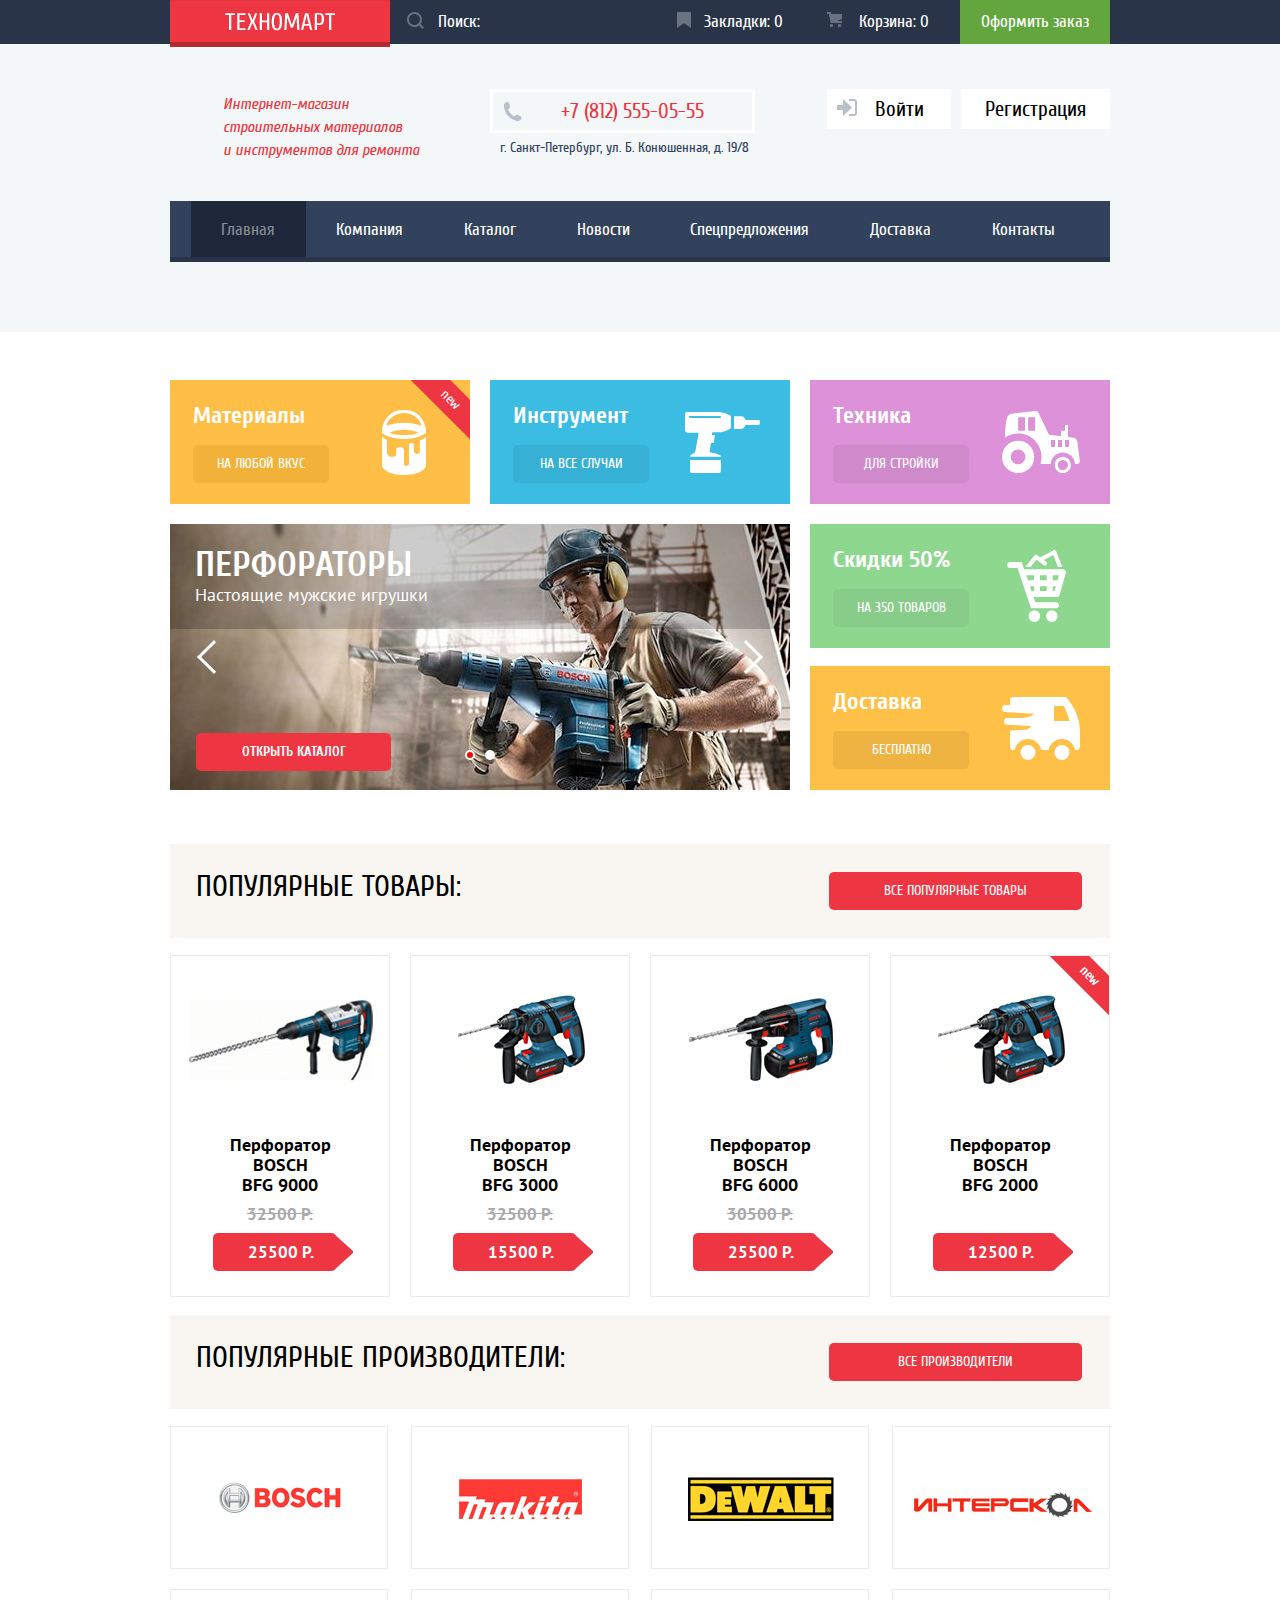
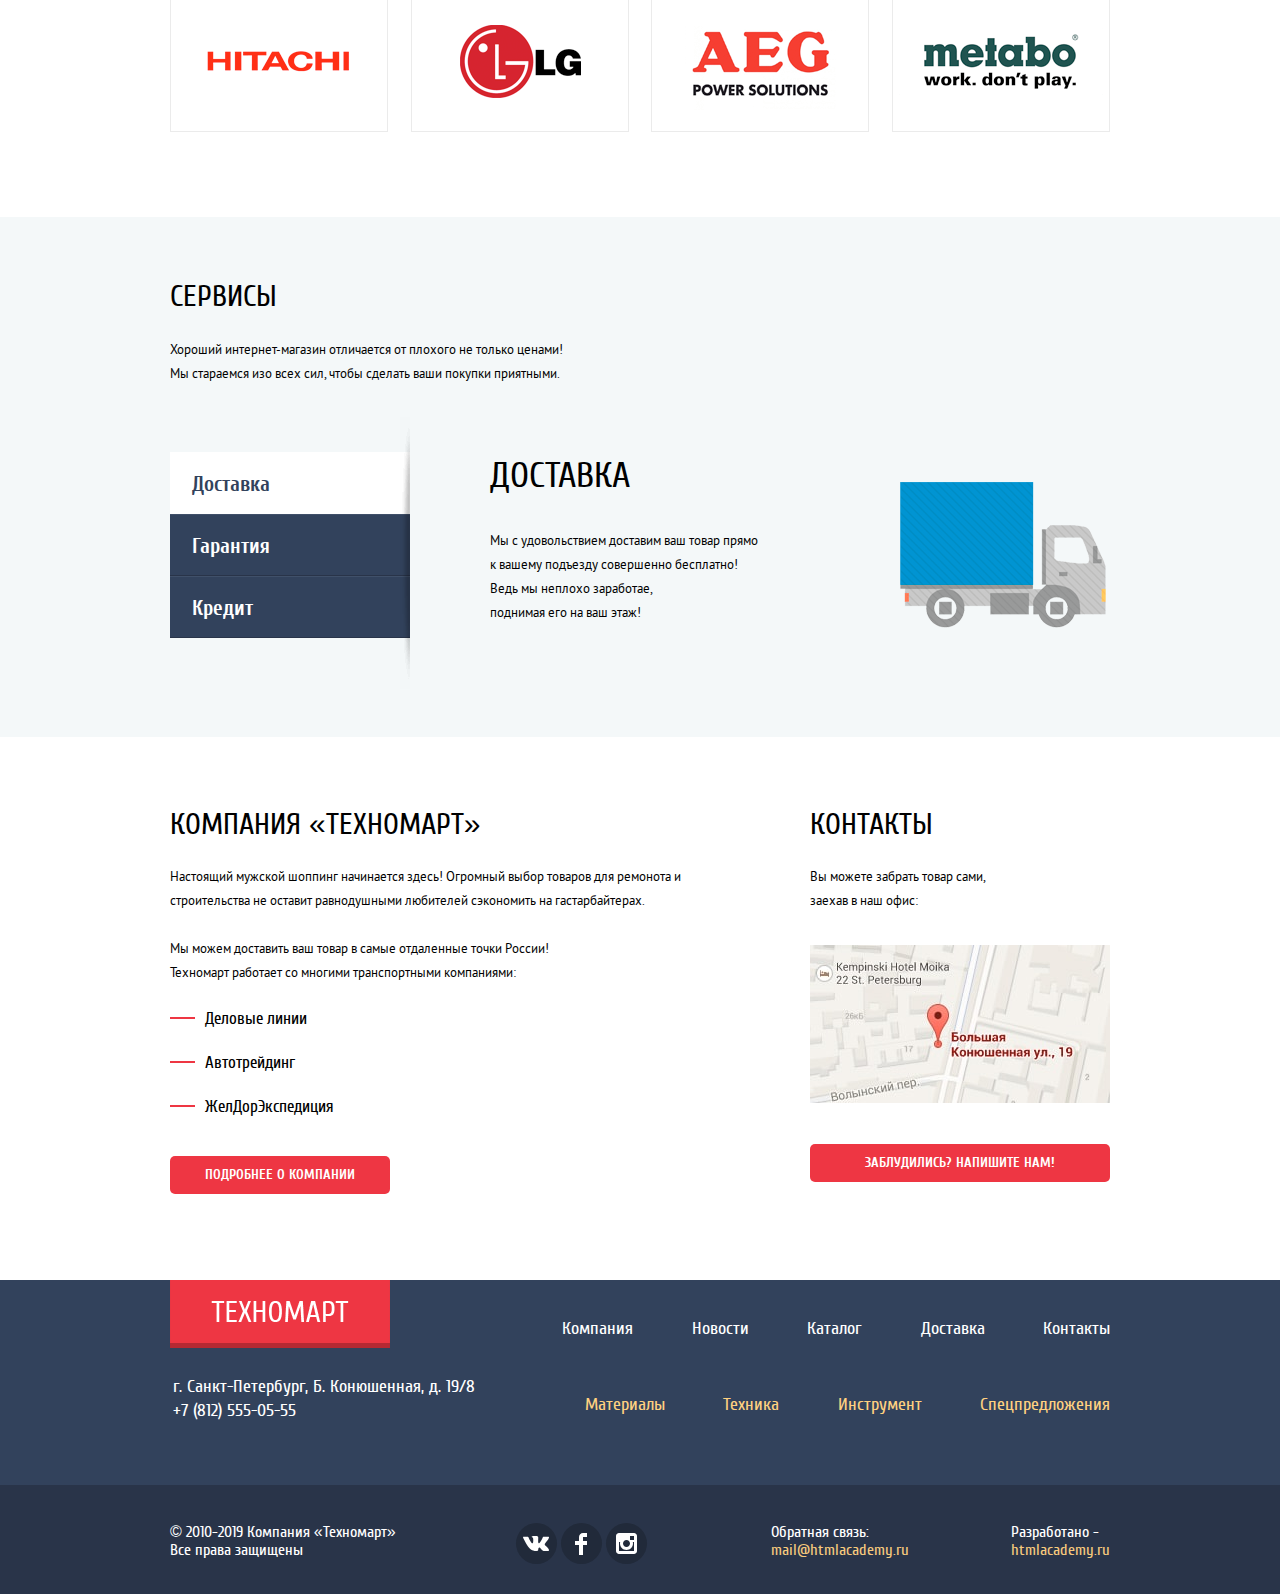
<file: index.html>
<!DOCTYPE html>

<html lang="ru">

<head>
	<meta charset="utf-8">
	<title>Интернет магазин «Техномарт»</title>
	<link href="css/normalize.css" rel="stylesheet">
	<link href="css/style.css" rel="stylesheet">
</head>

<body>
	<header class="main-header">
		<div class="top-container">
			<div class="container">
				<a class="site-logo" href="index.html">
					<img src="img/logo.png" alt="ТЕХНОМАРТ" width="220" height="47">
				</a>
				<form class="search-form" action="#" method="get">
					<label class="input-search__label">
						<input class="input-search" name="search" placeholder="Поиск:" type="search">
						<svg version="1.1" xmlns="http://www.w3.org/2000/svg" xmlns:xlink="http://www.w3.org/1999/xlink"
							x="0px" y="0px" width="17px" height="17px" viewBox="0 0 17 17"
							enable-background="new 0 0 17 17" xml:space="preserve">
							<path class="svg" d="M17,15.586l-3.542-3.542C14.421,10.782,15,9.21,15,7.5C15,3.358,11.643,0,7.5,0C3.358,0,0,3.358,0,7.5
		C0,11.643,3.358,15,7.5,15c1.71,0,3.282-0.579,4.544-1.542L15.586,17L17,15.586z M2,7.5C2,4.467,4.467,2,7.5,2
		C10.532,2,13,4.467,13,7.5c0,3.032-2.468,5.5-5.5,5.5C4.467,13,2,10.532,2,7.5z" />
						</svg>
					</label>
				</form>
				<ul class="site-top__list">
					<li class="site-top__item">
						<a href="#">
							<svg version="1.1" id="Layer_2" xmlns="http://www.w3.org/2000/svg"
							xmlns:xlink="http://www.w3.org/1999/xlink" x="0px" y="0px" width="14px" height="16px"
							viewBox="0 0 14 16" enable-background="new 0 0 14 16" xml:space="preserve">
							<path d="M14,15c0,0.55-0.368,0.741-0.818,0.426l-5.363-3.765c-0.45-0.315-1.187-0.315-1.637,0l-5.364,3.765
	C0.368,15.741,0,15.55,0,15V1c0-0.55,0.45-1,1-1h12c0.55,0,1,0.45,1,1V15z" />
							</svg>
							Закладки: 0
						</a>
					</li>
					<li class="site-top__item">
						<svg version="1.1" id="Layer_1" xmlns="http://www.w3.org/2000/svg"
							xmlns:xlink="http://www.w3.org/1999/xlink" x="0px" y="0px" width="15px" height="15px"
							viewBox="0 0 15 15" enable-background="new 0 0 15 15" xml:space="preserve">
							<g>
								<circle cx="4.5" cy="13.5" r="1.5" />
								<circle cx="12.5" cy="13.5" r="1.5" />
								<polygon
									points="15,2 4.07,2 3.648,0 0,0 0,2 2.031,2 4.016,11 15,11 15,9 9.441,9 15,6.951 	" />
							</g>
						</svg>
						<a href="#">
							<svg version="1.1" id="Layer_1" xmlns="http://www.w3.org/2000/svg"
							xmlns:xlink="http://www.w3.org/1999/xlink" x="0px" y="0px" width="15px" height="15px"
							viewBox="0 0 15 15" enable-background="new 0 0 15 15" xml:space="preserve">
							<g>
								<circle cx="4.5" cy="13.5" r="1.5" />
								<circle cx="12.5" cy="13.5" r="1.5" />
								<polygon
									points="15,2 4.07,2 3.648,0 0,0 0,2 2.031,2 4.016,11 15,11 15,9 9.441,9 15,6.951 	" />
							</g>
							</svg>							
							Корзина: 0
						</a>
					</li>
					<li class="site-top__item site-top__item--green"><a href="#">Оформить заказ</a></li>
				</ul>
			</div>
		</div>

		<h1 class="visually-hidden">
			Техномарт
		</h1>

		<div class="about">
			<div class="container">
				<p class="title">
					Интернет-магазин строительных материалов <br> и инструментов для ремонта
				</p>

				<div class="contact">
					<div class="contact-information">
						<a href="tel:+78125550555">
							<svg version="1.1" id="Layer_1" xmlns="http://www.w3.org/2000/svg"
								xmlns:xlink="http://www.w3.org/1999/xlink" x="0px" y="0px" width="19px" height="19px"
								viewBox="0 0 19 19" enable-background="new 0 0 19 19" xml:space="preserve">
								<g id="UrwUhy_1_">
									<g>
										<path
											d="M15.572,18.985c-0.312,0-0.629,0-0.941,0c-4.129-0.488-7.157-2.408-9.359-4.864
			c-2.21-2.461-3.954-5.629-4.294-9.893c0-0.382,0-0.762,0-1.144C1.056,2.31,1.437,1.78,1.876,1.327
			C2.425,0.766,3.25,0.044,4.002,0.019c0.554-0.018,1.5,0.38,1.879,0.899C6.21,1.364,6.385,2.257,6.537,2.921
			c0.154,0.671,0.505,1.643,0.408,2.289C6.797,6.217,5.458,6.644,5.066,7.376c1.307,3.135,3.443,5.439,6.293,7.031
			c0.715-0.392,1.346-1.572,2.332-1.595c0.359-0.009,0.818,0.178,1.184,0.286c0.402,0.121,0.75,0.275,1.104,0.408
			c0.596,0.224,1.648,0.521,2.004,1.021c0.365,0.513,0.57,1.356,0.49,1.879C18.309,17.447,16.594,18.603,15.572,18.985z" />
									</g>
								</g>
							</svg>
							+7 (812) 555-05-55
						</a>
					</div>

					<p class="contact-adress">
						г. Санкт-Петербург, ул. Б. Конюшенная, д. 19/8
					</p>
				</div>

				<div class="authorization">
					<ul class="authorization-list">
						<li>
							<button class="authorization-login" type="button">
								<svg version="1.1" id="Layer_1" xmlns="http://www.w3.org/2000/svg"
									xmlns:xlink="http://www.w3.org/1999/xlink" x="0px" y="0px" width="20px" height="17px"
									viewBox="0 0 20 17" enable-background="new 0 0 20 17" xml:space="preserve">
									<g>
										<polygon points="14.875,8.5 6,0 6,6 0,6 0,11 6,11 6,17 	" />
									</g>
									<path d="M16.986,15.01h-5.027V17h5.027c2.178,0,3.004-1.81,3.029-3.026V3.028C19.99,1.811,19.164,0,16.986,0h-5.027
		v1.99h5.027c0.839,0,0.992,0.681,1.01,1.057v10.904C17.979,14.327,17.825,15.01,16.986,15.01z" />
								</svg>
								<span>Войти</span>
							</button>
						</li>
						<li>
							<button class="registration" type="button">Регистрация</button>
						</li>
					</ul>
				</div>
			</div>
		</div>

		<nav class="navigation">
			<ul class="navigation_list">
				<li class="navigation_item">
					<a class="active" href="index.html">Главная</a>
				</li>
				<li class="navigation_item">
					<a href="#">Компания</a>
				</li>
				<li class="navigation_item">
					<a href="catalog-techno.html">Каталог</a>
				</li>
				<li class="navigation_item">
					<a href="#">Новости</a>
				</li>
				<li class="navigation_item">
					<a href="#">Спецпредложения</a>
				</li>
				<li class="navigation_item">
					<a href="#">Доставка</a>
				</li>
				<li class="navigation_item">
					<a href="#">Контакты</a>
				</li>
			</ul>
		</nav>

	</header>
	<main>
		<section class="promo">
			<div class="container">
				<h2 class="category visually-hidden">Категории</h2>
				<ul class="category-list">
					<li class="category_material same">
						<h3>Материалы</h3>
						<a href="#">На любой вкус</a>
					</li>
					<li class="category_tools same">
						<h3>Инструмент</h3>
						<a href="#">На все случаи</a>
					</li>
					<li class="category_technics same">
						<h3>Техника</h3>
						<a href="#">Для стройки</a>
					</li>
				</ul>
			</div>

			<div class="container part2">
				<div class="slider_wrap">
					<input class="input-slider-1 visually-hidden" type="radio" name="slider" id="slider-1" checked>
					<input class="input-slider-2 visually-hidden" type="radio" name="slider" id="slider-2">

					<div class="slider_button">
						<label for="slider-1">
							<span class="visually-hidden">Предыдущий слайд</span>
						</label>
						<label for="slider-2">
							<span class="visually-hidden">Следующий слайд</span>
						</label>
					</div>

					<div class="slider_pagination">
						<label for="slider-1">
							<span class="visually-hidden">Предыдущий слайд</span>
						</label>
						<label for="slider-2">
							<span class="visually-hidden">Следующий слайд</span>
						</label>
					</div>

					<ul class="category_slider">
						<li class="category_drill category_drill--1">
							<div class="description">
								<h3>
									Перфораторы
								</h3>
								<span class="category_drill--height">Настоящие мужские игрушки</span>
							</div>
							<a href="catalog-techno.html" class="button">Открыть каталог</a>
						</li>
						<li class="category_drill category_drill--2">
							<div class="description">
								<h3>
									Дрели
								</h3>
								<span class="category_drill--height">Соседям на радость!</span>
							</div>
							<a href="catalog-techno.html" class="button">Открыть каталог</a>
						</li>
					</ul>
				</div>
				<ul class="category-list_part2">
					<li class="category_sale same">
						<h3>Скидки 50%</h3>
						<a href="#">На 350 товаров</a>
					</li>
					<li class="category_delivery same">
						<h3>Доставка</h3>
						<a href="#">Бесплатно</a>
					</li>
				</ul>
			</div>

		</section>

		<section class="popular-tools-container container">
			<div class="popular-tools">
				<h2>Популярные товары:</h2>
				<a href="#" class="button">Все популярные товары</a>
			</div>

			<ul class="list-tools list-tools_index j-list-card">
				<li class="list-tools__item">
					<p class="list-tools-img">
						<img src="img/snippet-1.png" width="184" height="164" alt="Перфоратор BOSCH BFG 9000">
					</p>
					<h3>Перфоратор BOSCH<br>
						BFG 9000</h3>
					<del>32500 Р.</del>
					<ins>25500 Р.</ins>

					<div class="btn-test">
						<ul>
							<li>
								<button class="button-buy j-button-buy" type="button">Купить</button>
							</li>
							<li>
								<button class="button-bookmarks" type="button">В закладки</button>
							</li>
						</ul>
					</div>
				</li>
				<li class="list-tools__item">
					<p class="list-tools-img">
						<img src="img/snippet-2.png" width="127" height="112" alt="Перфоратор BOSCH BFG 3000">
					</p>
					<h3>Перфоратор BOSCH<br>
						BFG 3000</h3>
					<del>32500 Р.</del>
					<ins>15500 Р.</ins>
					<div class="btn-test">
						<ul>
							<li>
								<button class="button-buy j-button-buy" type="button">Купить</button>
							</li>
							<li>
								<button class="button-bookmarks" type="button">В закладки</button>
							</li>
						</ul>
					</div>
				</li>
				<li class="list-tools__item">
					<p class="list-tools-img">
						<img src="img/snippet-3.png" width="144" height="128" alt="Перфоратор BOSCH BFG 6000">
					</p>
					<h3>Перфоратор BOSCH<br>
						BFG 6000</h3>
					<del>30500 Р.</del>
					<ins>25500 Р.</ins>
					<div class="btn-test">
						<ul>
							<li>
								<button class="button-buy j-button-buy" type="button">Купить</button>
							</li>
							<li>
								<button class="button-bookmarks" type="button">В закладки</button>
							</li>
						</ul>
					</div>
				</li>
				<li class="list-tools__item">
					<p class="list-tools-img">
						<img src="img/snippet-4.png" width="127" height="112" alt="Перфоратор BOSCH BFG 2000">
					</p>
					<h3>Перфоратор BOSCH<br>
						BFG 2000</h3>
					<ins>12500 Р.</ins>
					<div class="btn-test">
						<ul>
							<li>
								<button class="button-buy j-button-buy" type="button">Купить</button>
							</li>
							<li>
								<button class="button-bookmarks" type="button">В закладки</button>
							</li>
						</ul>
					</div>
				</li>
			</ul>
		</section>

		<section class="modal j-modal">
			<div class="information">
				<!-- Хотел сделать span вместо р не получилось -->
				<p class="icon"></p>
				<h2>Товар добавлен в корзину!</h2>
			</div>
			<div class="information-button">
				<a href="#">Оформить заказ</a>
				<button>Продолжить покупки</button>
			</div>
			<button class="modal-close j-modal-close"></button>
		</section>

		<section class="popular-producers-container container">
			<div class="popular-producers">
				<h2>Популярные производители:</h2>
				<a href="#" class="button">Все производители</a>
			</div>

			<ul class="popular-producers-list">
				<li class="margin">
					<a href="#">
						<img src="img/bosch.png" alt="BOSCH" width="126" height="37">
					</a>
				</li>
				<li class="margin">
					<a href="#">
						<img src="img/makita.png" alt="Makita" width="123" height="40">
					</a>
				</li>
				<li class="margin">
					<a href="#">
						<img src="img/dewalt.png" alt="DeWALT" width="146" height="44">
					</a>
				</li>
				<li class="margin margin-right">
					<a href="#">
						<img src="img/inter.png" alt="Интерскол" width="200" height="88">
					</a>
				</li>
				<li class="margin">
					<a href="#">
						<img src="img/Hitachi.png" alt="HITACHI" width="169" height="31">
					</a>
				</li>
				<li class="margin">
					<a href="#">
						<img src="img/LG.png" alt="LG" width="121" height="73">
					</a>
				</li>
				<li class="margin">
					<a href="#">
						<img src="img/AEG.png" alt="AEG" width="151" height="96">
					</a>
				</li>
				<li class="margin margin-right">
					<a href="#">
						<img src="img/Metabo.png" alt="metabo" width="204" height="69">
					</a>
				</li>
			</ul>
		</section>

		<section class="service">
			<div class="container">
				<h2 class="service-title">Сервисы</h2>
				<p>
					Хороший интернет-магазин отличается от плохого не только ценами! Мы стараемся изо всех сил, чтобы
					сделать ваши покупки приятными.
				</p>
				<div class="service-container">
					<input class="input-service-1 visually-hidden" type="radio" name="service" id="service-1" checked>
					<input class="input-service-2 visually-hidden" type="radio" name="service" id="service-2">
					<input class="input-service-3 visually-hidden" type="radio" name="service" id="service-3">

					<div class="service_button">
						<label class="service_button--1" for="service-1">Доставка</label>
						<label class="service_button--2" for="service-2">Гарантия</label>
						<label class="service_button--3" for="service-3">Кредит</label>
					</div>

					<ul class="service-list">
						<li class="service-item--1">
							<div>
								<h3 class="service-delivery">Доставка</h3>
								<p>
									Мы с удовольствием доставим ваш товар прямо<br>
									к вашему подъезду совершенно бесплатно!<br>
									Ведь мы неплохо заработае,<br>
									поднимая его на ваш этаж!
								</p>
							</div>
							<!-- <img src="img/delivery.png" alt="машинка" width="206" height="146"> -->
						</li>
						<li class="service-item--2">
							<div>
								<h3 class="service-delivery">Гарантия</h3>
								<p>
									Если купленный у нас товар поломается или заискрит, <br>
									а также в случае пожара, спровоцированного его возгаранием, <br>
									вы всегда можете быть уверены в нашей гарантии.
									Мы обменяем сгоревший товар на новый. <br>
									Дом уж восстановите как-нибудь сами.
								</p>
							</div>
							<img src="img/guarantee.png" alt="машинка" width="170" height="172">
						</li>
						<li class="service-item--3">
							<div>
								<h3 class="service-delivery">Кредит</h3>
								<p>
									Залезть в долговую яму стало проще! <br>
									Кредитные консультанты придут вам на помощь.
								</p>
								<button type="button" class="button credit-button">
									Отправить заявку
								</button>
							</div>
							<img src="img/credit.png" alt="машинка" width="181" height="184">
						</li>
					</ul>

				</div>
			</div>
			</div>
		</section>

		<section class="about-company container">
			<div class="company">
				<h2 class="company-title">КОМПАНИЯ «ТЕХНОМАРТ»</h2>
				<p>
					Настоящий мужской шоппинг начинается здесь! Огромный выбор товаров для ремонота и<br>
					строительства не оставит равнодушными любителей сэкономить на гастарбайтерах.
				</p>
				<p>
					Мы можем доставить ваш товар в самые отдаленные точки России!<br>
					Техномарт работает со многими транспортными компаниями:
				</p>
				<ul class="company-list">
					<li>
						Деловые линии
					</li>
					<li>
						Автотрейдинг
					</li>
					<li>
						ЖелДорЭкспедиция
					</li>
				</ul>
				<a href="#" class="button">ПОДРОБНЕЕ О КОМПАНИИ</a>
			</div>
			<div class="contacts">
				<h2 class="contacts-title">КОНТАКТЫ</h2>
				<p>
					Вы можете забрать товар сами,<br>
					заехав в наш офис:
				</p>
				<img src="img/map.jpg" alt="Карта" width="300" height="158">
				<a href="#" class="button">ЗАБЛУДИЛИСЬ? НАПИШИТЕ НАМ!</a>
			</div>
		</section>
	</main>

	<footer>
		<div class="footer-top">
			<div class="footer-menu1 container">
				<a class="footer-menu1-logo" href="index.html">
					<img src="img/footer-logo.png" alt="ТЕХНОМАРТ" width="220" height="68">
				</a>

				<ul class="nav-list">
					<li>
						<a href="#">Компания</a>
					</li>
					<li>
						<a href="#">Новости</a>
					</li>
					<li>
						<a href="#">Каталог</a>
					</li>
					<li>
						<a href="#">Доставка</a>
					</li>
					<li>
						<a href="#">Контакты</a>
					</li>
				</ul>
			</div>

			<div class="footer-menu2 container">
				<div class="footer-menu2-contacts">
					<p>
						г. Санкт-Петербург, Б. Конюшенная, д. 19/8
					</p>
					<a href="tel:+78125550555">+7 (812) 555-05-55</a>
				</div>

				<ul class="offers-list">
					<li>
						<a href="#">Материалы</a>
					</li>
					<li>
						<a href="#">Техника</a>
					</li>
					<li>
						<a href="#">Инструмент</a>
					</li>
					<li>
						<a href="#">Спецпредложения</a>
					</li>
				</ul>
			</div>
		</div>

		<div class="footer-bottom">
			<div class="footer-information container">
				<p>
					© 2010-2019 Компания «Техномарт»<br>
					Все права защищены
				</p>
				<ul class="footer-social_list">
					<li>
						<a href="#">
							<img src="img/vk-icon.svg" alt="Вконтакте" width="26" height="15">
						</a>
					</li>
					<li>
						<a href="#">
							<img src="img/fb-icon.svg" alt="Фейсбук" width="12" height="22">
						</a>
					</li>
					<li>
						<a href="#">
							<img src="img/insta-icon.svg" alt="Инстаграм" width="21" height="21">
						</a>
					</li>
				</ul>

				<div class="mail">
					<p>
						Обратная связь:
					</p>
					<a href="mailto:mail@htmlacademy.ru">mail@htmlacademy.ru</a>
				</div>

				<div class="copyright">
					<p>
						Разработано -
					</p>
					<a href="https://htmlacademy.ru">htmlacademy.ru</a>
				</div>
			</div>
		</div>
	</footer>

	<script src="js/script.js"></script>
</body>

</html>
</file>
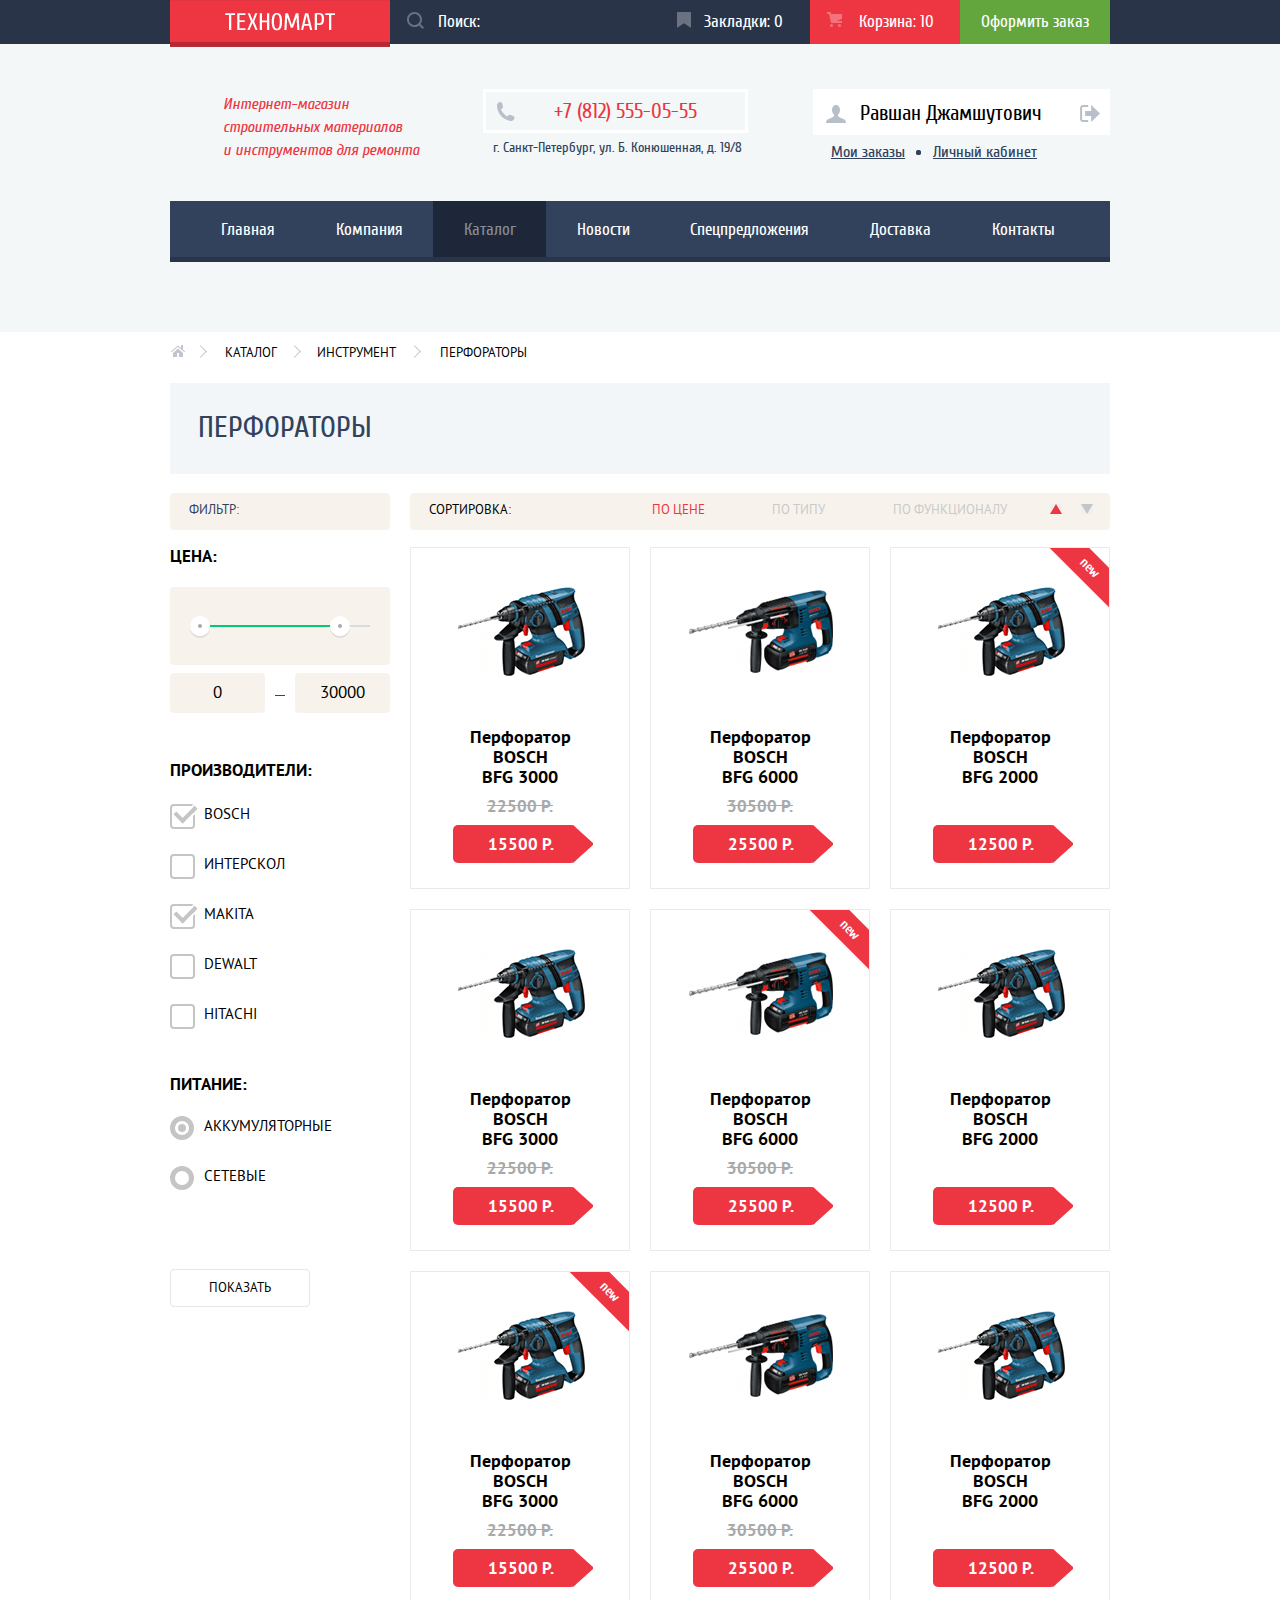
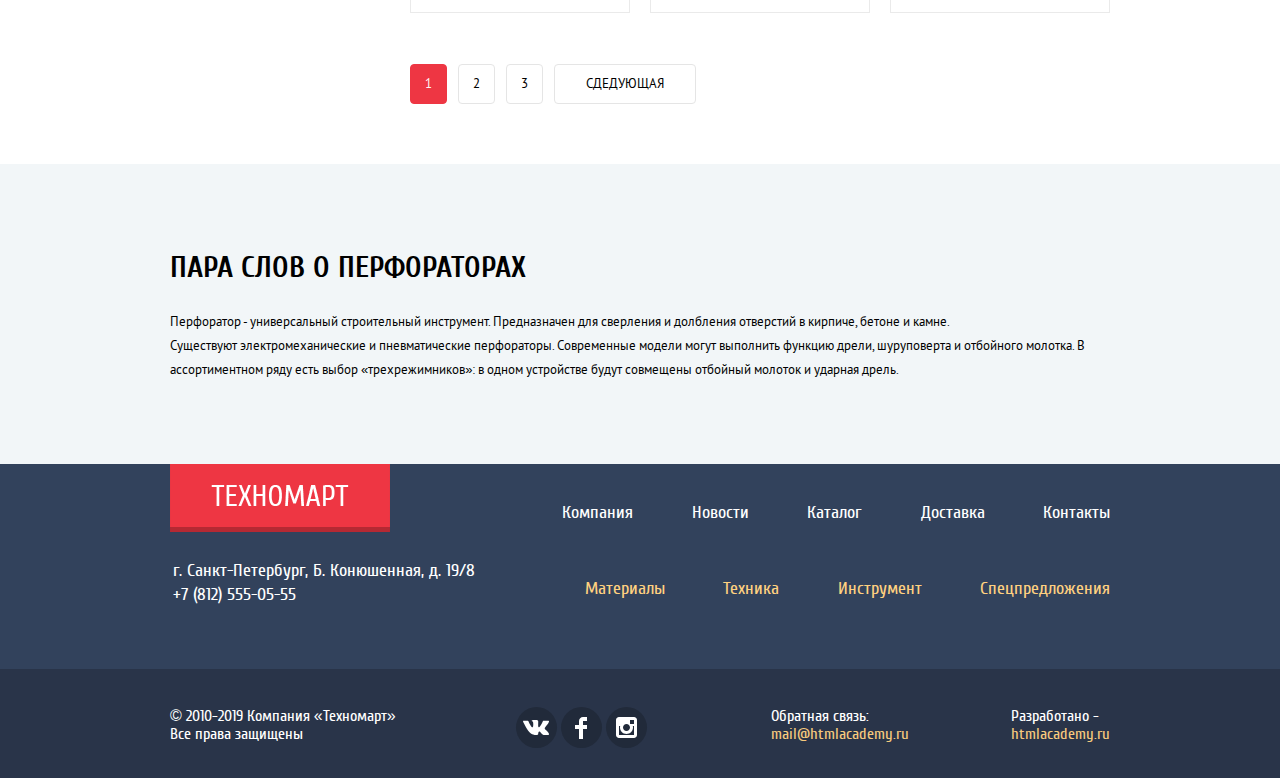
<file: catalog-techno.html>
<!DOCTYPE html>

<html lang="ru">

<head>
	<meta charset="utf-8">
	<title>Интернет магазин «Техномарт»</title>
	<link href="css/normalize.css" rel="stylesheet">
	<link href="css/style.css" rel="stylesheet">
</head>

<body>
	<header class="main-header">
		<div class="top-container">
			<div class="container">
				<a class="site-logo" href="index.html">
					<img src="img/logo.png" alt="ТЕХНОМАРТ" width="220" height="47">
				</a>
				<form class="search-form" action="#" method="get">
					<label>
						<svg version="1.1" xmlns="http://www.w3.org/2000/svg" xmlns:xlink="http://www.w3.org/1999/xlink"
							x="0px" y="0px" width="17px" height="17px" viewBox="0 0 17 17"
							enable-background="new 0 0 17 17" xml:space="preserve">
							<path class="svg" d="M17,15.586l-3.542-3.542C14.421,10.782,15,9.21,15,7.5C15,3.358,11.643,0,7.5,0C3.358,0,0,3.358,0,7.5
		C0,11.643,3.358,15,7.5,15c1.71,0,3.282-0.579,4.544-1.542L15.586,17L17,15.586z M2,7.5C2,4.467,4.467,2,7.5,2
		C10.532,2,13,4.467,13,7.5c0,3.032-2.468,5.5-5.5,5.5C4.467,13,2,10.532,2,7.5z" />
						</svg>
						<input class="input-search" name="search" placeholder="Поиск:" type="search">
					</label>
				</form>
				<ul class="site-top__list">
					<li class="site-top__item">
						<svg version="1.1" id="Layer_2" xmlns="http://www.w3.org/2000/svg"
							xmlns:xlink="http://www.w3.org/1999/xlink" x="0px" y="0px" width="14px" height="16px"
							viewBox="0 0 14 16" enable-background="new 0 0 14 16" xml:space="preserve">
							<path d="M14,15c0,0.55-0.368,0.741-0.818,0.426l-5.363-3.765c-0.45-0.315-1.187-0.315-1.637,0l-5.364,3.765
	C0.368,15.741,0,15.55,0,15V1c0-0.55,0.45-1,1-1h12c0.55,0,1,0.45,1,1V15z" />
						</svg>
						<a href="#">Закладки: 0</a>
					</li>
					<li class="site-top__item site-top__item--red">
						<svg version="1.1" id="Layer_1" xmlns="http://www.w3.org/2000/svg"
							xmlns:xlink="http://www.w3.org/1999/xlink" x="0px" y="0px" width="15px" height="15px"
							viewBox="0 0 15 15" enable-background="new 0 0 15 15" xml:space="preserve">
							<g>
								<circle cx="4.5" cy="13.5" r="1.5" />
								<circle cx="12.5" cy="13.5" r="1.5" />
								<polygon
									points="15,2 4.07,2 3.648,0 0,0 0,2 2.031,2 4.016,11 15,11 15,9 9.441,9 15,6.951 	" />
							</g>
						</svg>
						<a href="#">Корзина: 10</a>
					</li>
					<li class="site-top__item site-top__item--green"><a href="#">Оформить заказ</a></li>
				</ul>
			</div>
		</div>

		<h1 class="visually-hidden">
			Техномарт-каталог
		</h1>

		<div class="about">
			<div class="container">
				<p class="title">
					Интернет-магазин строительных материалов <br> и инструментов для ремонта
				</p>

				<div class="contact">
					<div class="contact-information">
						<a href="tel:+78125550555">
							<svg version="1.1" id="Layer_1" xmlns="http://www.w3.org/2000/svg"
								xmlns:xlink="http://www.w3.org/1999/xlink" x="0px" y="0px" width="19px" height="19px"
								viewBox="0 0 19 19" enable-background="new 0 0 19 19" xml:space="preserve">
								<g id="UrwUhy_1_">
									<g>
										<path
											d="M15.572,18.985c-0.312,0-0.629,0-0.941,0c-4.129-0.488-7.157-2.408-9.359-4.864
			c-2.21-2.461-3.954-5.629-4.294-9.893c0-0.382,0-0.762,0-1.144C1.056,2.31,1.437,1.78,1.876,1.327
			C2.425,0.766,3.25,0.044,4.002,0.019c0.554-0.018,1.5,0.38,1.879,0.899C6.21,1.364,6.385,2.257,6.537,2.921
			c0.154,0.671,0.505,1.643,0.408,2.289C6.797,6.217,5.458,6.644,5.066,7.376c1.307,3.135,3.443,5.439,6.293,7.031
			c0.715-0.392,1.346-1.572,2.332-1.595c0.359-0.009,0.818,0.178,1.184,0.286c0.402,0.121,0.75,0.275,1.104,0.408
			c0.596,0.224,1.648,0.521,2.004,1.021c0.365,0.513,0.57,1.356,0.49,1.879C18.309,17.447,16.594,18.603,15.572,18.985z" />
									</g>
								</g>
							</svg>
							+7 (812) 555-05-55
						</a>
					</div>

					<p class="contact-adress">
						г. Санкт-Петербург, ул. Б. Конюшенная, д. 19/8
					</p>
				</div>

				<div>
					<!-- Какой тип action? -->
					<span class="user-info">
						<svg version="1.1" id="Layer_2" xmlns="http://www.w3.org/2000/svg"
							xmlns:xlink="http://www.w3.org/1999/xlink" x="0px" y="0px" width="20px" height="18px"
							viewBox="0 0 20 18" enable-background="new 0 0 20 18" xml:space="preserve">
							<path
								d="M17.881,14.166c-2.144-0.735-4.256-1.666-5.207-2.39c-0.657-0.501-0.77-1.618-0.517-2.415
	c1.118-0.903,1.864-2.477,1.864-4.278C14.021,2.276,12.221,0,10,0S5.979,2.276,5.979,5.083c0,1.801,0.746,3.374,1.863,4.277
	c0.253,0.798,0.141,1.915-0.517,2.416c-0.95,0.724-3.063,1.654-5.207,2.39S0,18,0,18h20C20,18,20.025,14.901,17.881,14.166z" />
						</svg>
						<button type="button" class="login">Равшан Джамшутович</button>
						<svg version="1.1" id="Layer_1" xmlns="http://www.w3.org/2000/svg"
							xmlns:xlink="http://www.w3.org/1999/xlink" x="0px" y="0px" width="21px" height="17px"
							viewBox="0 0 21 17" enable-background="new 0 0 21 17" xml:space="preserve">
							<g>
								<polygon points="21,8.5 12.125,0 12.125,6 6.125,6 6.125,11 12.125,11 12.125,17 	" />
								<path d="M3.106,13.952V3.048c0.018-0.376,0.171-1.057,1.01-1.057h5.027V0H4.116C1.938,0,1.112,1.81,1.087,3.027
						   v10.946C1.112,15.189,1.938,17,4.116,17h5.027v-1.99H4.116C3.277,15.01,3.124,14.327,3.106,13.952z" />
							</g>
						</svg>
					</span>

					<ul class="data-list">
						<li>
							<a href="#">
								Мои заказы
							</a>
						</li>
						<li>
							<a href="#">
								Личный кабинет
							</a>
						</li>
					</ul>
				</div>
			</div>
		</div>

		<nav class="navigation">
			<ul class="navigation_list">
				<li class="navigation_item">
					<a href="index.html">Главная</a>
				</li>
				<li class="navigation_item">
					<a href="#">Компания</a>
				</li>
				<li class="navigation_item">
					<a class="active" href="catalog-techno.html">Каталог</a>
				</li>
				<li class="navigation_item">
					<a href="#">Новости</a>
				</li>
				<li class="navigation_item">
					<a href="#">Спецпредложения</a>
				</li>
				<li class="navigation_item">
					<a href="#">Доставка</a>
				</li>
				<li class="navigation_item">
					<a href="#">Контакты</a>
				</li>
			</ul>
		</nav>

	</header>
	<main class="catalog-main">
		<div class="container">
			<ul class="search-list">
				<!-- Или тут вообще ничего не надобыло писать. Эта кнопка должна возвращать на главную? -->
				<li class="search-item home">
					<a href="index.html" class="homy">
						<svg version="1.1" id="Layer_1" xmlns="http://www.w3.org/2000/svg"
							xmlns:xlink="http://www.w3.org/1999/xlink" x="0px" y="0px" width="15px" height="12px"
							viewBox="0 0 15 12" enable-background="new 0 0 15 12" xml:space="preserve">
							<g>
								<polygon fill="#C1C6CE" points="3,8 3,12 7,12 7,8 9,8 9,12 13,12 13,8 8,3.516 	" />
								<path fill="#C1C6CE" d="M14.831,6.365L13,4.751V0h-2v2.987L8.332,0.635c-0.02-0.017-0.043-0.023-0.064-0.037
		c-0.026-0.018-0.052-0.035-0.08-0.047C8.156,0.539,8.125,0.533,8.093,0.527C8.062,0.521,8.032,0.515,8,0.515
		c-0.031,0-0.061,0.006-0.092,0.012C7.875,0.533,7.845,0.539,7.813,0.552C7.785,0.563,7.76,0.581,7.733,0.598
		c-0.021,0.014-0.045,0.02-0.064,0.037l-6.498,5.73C0.964,6.548,0.944,6.864,1.126,7.071C1.225,7.183,1.363,7.24,1.501,7.24
		c0.118,0,0.236-0.041,0.331-0.125L8,1.677l6.169,5.438C14.265,7.199,14.383,7.24,14.5,7.24c0.139,0,0.276-0.058,0.375-0.169
		C15.058,6.864,15.038,6.548,14.831,6.365z" />
							</g>
						</svg>
					</a>
				</li>
				<li class="search-item">
					<a href="#">Каталог</a>
				</li>
				<li class="search-item">
					<a href="#">Инструмент</a>
				</li>
				<li class="search-item">
					<a href="#">Перфораторы</a>
				</li>
			</ul>
			<h2 class="catalog-title">Перфораторы</h2>
		</div>

		<div class="container container-catalog">
			<div class="filter-catalog">
				<h3 class="filter">Фильтр:</h3>
				<form action="#">
					<fieldset class="catalog-price">
						<legend class="price">Цена:</legend>

						<!-- <div class="range">
							<label for="volume">
								<input type="range" id="volume" name="volume" min="0" max="3">
							</label>
						</div> -->

						<div class="range">
							<p class="line-full"></p>
							<p class="line"></p>
							<p class="range-left">
								<img src="img/filter-button.svg" width="20" height="23" alt="Левый ползунок">
							</p>
							<p class="range-right">
								<img src="img/filter-button.svg" width="20" height="23" alt="Правый ползунок">
							</p>
						</div>

						<div class="coast">
							<label for="min">
								<input type="text" id="min" name="price" value="0">
							</label>

							<label for="max">
								<input type="text" id="max" name="price" value="30000">
							</label>
						</div>
					</fieldset>

					<fieldset class="catalog-produced">
						<legend class="legend-produced">Производители:</legend>

						<ul class="catalog-produced_firm">
							<li>
								<input class="visually-hidden" type="checkbox" id="BOSCH" value="BOSCH" name="producers"
									checked>
								<label for="BOSCH">BOSCH</label>
							</li>
							<li>
								<input class="visually-hidden" type="checkbox" id="interskol" value="Интерскол"
									name="producers">
								<label for="interskol">Интерскол</label>
							</li>
							<li>
								<input class="visually-hidden" type="checkbox" id="makita" value="Makita"
									name="producers" checked>
								<label for="makita">Makita</label>
							</li>
							<li>
								<input class="visually-hidden" type="checkbox" id="dewalt" value="Dewalt"
									name="producers">
								<label for="dewalt">Dewalt</label>
							</li>
							<li>
								<input class="visually-hidden" type="checkbox" id="hitachi" value="Hitachi"
									name="producers">
								<label for="hitachi">Hitachi</label>
							</li>
						</ul>
					</fieldset>

					<fieldset class="catalog-energy">
						<legend class="legend-energy">Питание:</legend>

						<ul>
							<li>
								<input class="visually-hidden" type="radio" id="accum" value="Аккумуляторные"
									name="products" checked>
								<label for="accum">Аккумуляторные</label>
							</li>
							<li>
								<input class="visually-hidden" type="radio" id="seti" value="Сетевые" name="products">
								<label for="seti">Сетевые</label>
							</li>
						</ul>
					</fieldset>

					<button type="submit" class="show">Показать</button>
					<!-- <button type="reset">Очистить форму</button> -->
				</form>
			</div>

			<div class="tools-catalog">
				<div class="sorting">
					<p>Сортировка:</p>
					<ul class="sorting-list">
						<li>
							<a href="#" class="sorting-price">По цене</a>
						</li>
						<li>
							<a href="#" class="sorting-type">По типу</a>
						</li>
						<li>
							<a href="#" class="sorting-function">По функционалу</a>
						</li>
					</ul>

					<div class="sorting-button">
						<button class="button-up" type="button" aria-label="Сортировка по возрастанию">
						</button>
						<button class="button-down" type="button">
							<span class="visually-hidden">Сортировка по убыванию</span>
						</button>
					</div>
				</div>

				<ul class="list-tools popular-item">
					<li class="list-tools__item">
						<p class="list-tools-img">
							<img src="img/snippet-2.png" width="127" height="112" alt="Перфоратор BOSCH BFG 3000">
						</p>

						<h3>Перфоратор BOSCH<br>
							BFG 3000</h3>
						<del>22500 Р.</del>
						<ins>15500 Р.</ins>
						<div class="btn-test">
							<ul>
								<li>
									<button class="button-buy" type="button">Купить</button>
								</li>
								<li>
									<button class="button-bookmarks" type="button">В закладки</button>
								</li>
							</ul>
						</div>
					</li>
					<li class="list-tools__item">
						<p class="list-tools-img">
							<img src="img/snippet-3.png" width="144" height="128" alt="Перфоратор BOSCH BFG 6000">
						</p>

						<h3>Перфоратор BOSCH<br>
							BFG 6000</h3>
						<del>30500 Р.</del>
						<ins>25500 Р.</ins>
						<div class="btn-test">
							<ul>
								<li>
									<button class="button-buy" type="button">Купить</button>
								</li>
								<li>
									<button class="button-bookmarks" type="button">В закладки</button>
								</li>
							</ul>
						</div>
					</li>
					<li class="list-tools__item popular-item--margin">
						<p class="list-tools-img">
							<img src="img/snippet-4.png" width="127" height="112" alt="Перфоратор BOSCH BFG 2000">
						</p>
						<!-- Тут картинка или текст со стилем? -->
						<!-- Картинка "new" каким обазом описывается? -->

						<h3>Перфоратор BOSCH<br>
							BFG 2000</h3>
						<ins>12500 Р.</ins>
						<div class="btn-test">
							<ul>
								<li>
									<button class="button-buy" type="button">Купить</button>
								</li>
								<li>
									<button class="button-bookmarks" type="button">В закладки</button>
								</li>
							</ul>
						</div>
					</li>
					<li class="list-tools__item">
						<p class="list-tools-img">
							<img src="img/snippet-2.png" width="127" height="112" alt="Перфоратор BOSCH BFG 3000">
						</p>

						<h3>Перфоратор BOSCH<br>
							BFG 3000</h3>
						<del>22500 Р.</del>
						<ins>15500 Р.</ins>
						<div class="btn-test">
							<ul>
								<li>
									<button class="button-buy" type="button">Купить</button>
								</li>
								<li>
									<button class="button-bookmarks" type="button">В закладки</button>
								</li>
							</ul>
						</div>
					</li>
					<li class="list-tools__item">
						<p class="list-tools-img">
							<img src="img/snippet-3.png" width="144" height="128" alt="Перфоратор BOSCH BFG 6000">
						</p>

						<h3>Перфоратор BOSCH<br>
							BFG 6000</h3>
						<del>30500 Р.</del>
						<ins>25500 Р.</ins>
						<div class="btn-test">
							<ul>
								<li>
									<button class="button-buy" type="button">Купить</button>
								</li>
								<li>
									<button class="button-bookmarks" type="button">В закладки</button>
								</li>
							</ul>
						</div>
					</li>
					<li class="list-tools__item popular-item--margin">
						<p class="list-tools-img">
							<img src="img/snippet-4.png" width="127" height="112" alt="Перфоратор BOSCH BFG 2000">
						</p>

						<h3>Перфоратор BOSCH<br>
							BFG 2000</h3>
						<ins>12500 Р.</ins>
						<div class="btn-test">
							<ul>
								<li>
									<button class="button-buy" type="button">Купить</button>
								</li>
								<li>
									<button class="button-bookmarks" type="button">В закладки</button>
								</li>
							</ul>
						</div>
					</li>
					<li class="list-tools__item">
						<p class="list-tools-img">
							<img src="img/snippet-2.png" width="127" height="112" alt="Перфоратор BOSCH BFG 3000">
						</p>
						<!-- Тут картинка или текст со стилем? -->

						<h3>Перфоратор BOSCH<br>
							BFG 3000</h3>
						<del>22500 Р.</del>
						<ins>15500 Р.</ins>
						<div class="btn-test">
							<ul>
								<li>
									<button class="button-buy" type="button">Купить</button>
								</li>
								<li>
									<button class="button-bookmarks" type="button">В закладки</button>
								</li>
							</ul>
						</div>
					</li>
					<li class="list-tools__item">
						<p class="list-tools-img">
							<img src="img/snippet-3.png" width="144" height="128" alt="Перфоратор BOSCH BFG 6000">
						</p>

						<h3>Перфоратор BOSCH<br>
							BFG 6000</h3>
						<del>30500 Р.</del>
						<ins>25500 Р.</ins>
						<div class="btn-test">
							<ul>
								<li>
									<button class="button-buy" type="button">Купить</button>
								</li>
								<li>
									<button class="button-bookmarks" type="button">В закладки</button>
								</li>
							</ul>
						</div>
					</li>
					<li class="list-tools__item popular-item--margin">
						<p class="list-tools-img">
							<img src="img/snippet-4.png" width="127" height="112" alt="Перфоратор BOSCH BFG 2000">
						</p>

						<h3>Перфоратор BOSCH<br>
							BFG 2000</h3>
						<ins>12500 Р.</ins>
						<div class="btn-test">
							<ul>
								<li>
									<button class="button-buy" type="button">Купить</button>
								</li>
								<li>
									<button class="button-bookmarks" type="button">В закладки</button>
								</li>
							</ul>
						</div>
					</li>
				</ul>

				<ul class="pagination">
					<li><a href="#">1</a></li>
					<li><a href="#">2</a></li>
					<li><a href="#">3</a></li>
					<li><a href="#">Сдедующая</a></li>
				</ul>
			</div>

		</div>

		<section class="about-drill">
			<div class="container">
				<h3>Пара слов о перфораторах</h3>
				<p>
					Перфоратор - универсальный строительный инструмент. Предназначен для сверления и долбления отверстий
					в
					кирпиче, бетоне и камне.<br>
					Существуют электромеханические и пневматические перфораторы. Современные модели могут выполнить
					функцию
					дрели, шуруповерта и отбойного молотка. В<br>
					ассортиментном ряду есть выбор «трехрежимников»: в одном устройстве будут совмещены отбойный молоток
					и
					ударная дрель.
				</p>
			</div>
		</section>
	</main>

	<footer>
		<div class="footer-top">
			<div class="footer-menu1 container">
				<a class="footer-menu1-logo" href="index.html">
					<img src="img/footer-logo.png" alt="ТЕХНОМАРТ" width="220" height="68">
				</a>

				<ul class="nav-list">
					<li>
						<a href="#">Компания</a>
					</li>
					<li>
						<a href="#">Новости</a>
					</li>
					<li>
						<a href="#">Каталог</a>
					</li>
					<li>
						<a href="#">Доставка</a>
					</li>
					<li>
						<a href="#">Контакты</a>
					</li>
				</ul>
			</div>

			<div class="footer-menu2 container">
				<div class="footer-menu2-contacts">
					<p>
						г. Санкт-Петербург, Б. Конюшенная, д. 19/8
					</p>
					<a href="tel:+78125550555">+7 (812) 555-05-55</a>
				</div>

				<ul class="offers-list">
					<li>
						<a href="#">Материалы</a>
					</li>
					<li>
						<a href="#">Техника</a>
					</li>
					<li>
						<a href="#">Инструмент</a>
					</li>
					<li>
						<a href="#">Спецпредложения</a>
					</li>
				</ul>
			</div>
		</div>

		<div class="footer-bottom">
			<div class="footer-information container">
				<p>
					© 2010-2019 Компания «Техномарт»<br>
					Все права защищены
				</p>
				<ul class="footer-social_list">
					<li>
						<a href="#">
							<img src="img/vk-icon.svg" alt="Вконтакте" width="26" height="15">
						</a>
					</li>
					<li>
						<a href="#">
							<img src="img/fb-icon.svg" alt="Фейсбук" width="12" height="22">
						</a>
					</li>
					<li>
						<a href="#">
							<img src="img/insta-icon.svg" alt="Инстаграм" width="21" height="21">
						</a>
					</li>
				</ul>

				<div class="mail">
					<p>
						Обратная связь:
					</p>
					<a href="mailto:mail@htmlacademy.ru">mail@htmlacademy.ru</a>
				</div>

				<div class="copyright">
					<p>
						Разработано -
					</p>
					<a href="https://htmlacademy.ru">htmlacademy.ru</a>
				</div>
			</div>
		</div>
	</footer>
</body>

</html>
</file>
<file: css/style.css>
/* Разобраться с написанием локального шрифта */
@font-face {
	font-family: "Cuprum";
	font-style: normal;
	font-display: swap;
	font-weight: 400;
	src: local("Cuprum"),
	  url("../fonts/cuprum.woff") format("woff"),
	  url("../fonts/cuprum.woff2") format("woff2");

}

@font-face {
	font-family: "Cuprum";
	font-style: italic;
	font-display: swap;
	font-weight: 400;
	src: local("Cuprumitalic"),
	  url("../fonts/cuprumitalic.woff") format("woff"),
	  url("../fonts/cuprumitalic.woff2") format("woff2");

}

@font-face {
	font-family: "Cuprum";
	font-style: normal;
	font-display: swap;
	font-weight: 700;
	src: local("Cuprumbold"),
	  url("../fonts/cuprumbold.woff") format("woff"),
	  url("../fonts/cuprumbold.woff2") format("woff2");
}

@font-face {
	font-family: "Cuprum";
	font-style: italic;
	font-display: swap;
	font-weight: 700;
	src: local("Cuprumbolditalic"),
	  url("../fonts/cuprumbolditalic.woff") format("woff"),
	  url("../fonts/cuprumbolditalic.woff2") format("woff2");
}

@font-face {
	font-family: "PT SANS";
	font-style: normal;
	font-display: swap;
	font-weight: 400;
	src: local("PT SANS"),
	  url("../fonts/ptsans.woff") format("woff"),
	  url("../fonts/ptsans.woff2") format("woff2");

}


@font-face {
	font-family: "PT SANS";
	font-style: normal;
	font-display: swap;
	font-weight: 700;
	src: local("PT SANS Bold"),
	  url("../fonts/ptsansbold.woff") format("woff"),
	  url("../fonts/ptsansbold.woff2") format("woff2");
}

/* FOIT FOUT FOFT */

body {
	min-width: 1140px;
	margin: 0;
	padding: 0;
	font-family: "Cuprum", Arial, sans-serif;
	font-size: 17px;
	font-weight: 400;
	text-transform: uppercase;
}

a {
	text-decoration: none;
}

.button {
	font: inherit;
	text-align: center;
	color: #fff;
	vertical-align: middle;
	text-transform: uppercase;
	font-size: 14px;
	line-height: 18px;
	font-weight: bold;
	border-radius: 5px;

	padding: 10px;
	/* padding-top: 10px;
	padding-right: 10px;
	padding-bottom: 10px;
	padding-left: 10px; */
	
	background-color: #ee3643;
	border: none;
}

.button:hover,
.button:focus {
	background-color: #ca2c37;
}

.visually-hidden {
	position: absolute;
    clip: rect(0 0 0 0);
    width: 1px;
    height: 1px;
    margin: -1px;
    overflow: hidden;
}

.breadcrumbs {
	list-style: none;
	padding: 0;
	margin: 0;
	display: flex;
}

.main-header {
	background-color: #f3f7f8;
	padding-bottom: 70px;
}

.top-container {
	background-color: #293449;
}

.container {
	width: 940px;
	margin: 0 auto;
}

.top-container .container {
	display: flex;
}

.site-logo {
	display: block;
	width: 220px;
	height: 47px;
	margin-bottom: -3px;
}

.search-form input {
	color: #f0f1f2;
}

.search-form label {
	position: relative;
}

.search-form svg {
	position: absolute;
	top: 0px;
	left: 17px;
	fill: #6a7180;
}

.search-form:hover {
	background-color: #212a3a;
}

.search-form:hover svg {
	fill: #fff;
}

.input-search {
	background-color: transparent;
	border: 0;
	width: 270px;
	height: 43px;
	padding: 0 10px 0 48px;
}

.input-search::placeholder {
	color: #fff;
}

.input-search:focus {
	background-color: #ffffff;
	color: #000;
	border: none;
}

.input-search:focus::placeholder {
	color: #000;
}

/* Не могу перекрасить лупу в красный при выборе инпута! */
.input-search:focus ~ svg {
	fill: red;
}

.site-top__list {
	display: flex;
	margin: auto;
	list-style: none;
	padding: 0;
}

.site-top__item {
	width: 150px;
	text-align: center;
	text-transform: none;
	position: relative;
}

.site-top__item svg {
	position: absolute;
	top: 12px;
	left: 17px;
	fill: #6a7180;
}

/* .site-top__item:hover svg {
	fill: #fff;
} */

.site-top__item a {
	display: block;
	color: #fff;
	padding: 12px 0px 12px 17px;
}

.site-top__item a:hover,
.site-top__item a:focus {
	background-color: #212a3a;
}

.site-top__item a:hover svg,
.site-top__item a:focus svg {
	fill: #fff;
}

.site-top__item--green {
	background-color: #63a63e;
}

.site-top__item--green a {
	padding: 12px 0;
}

.site-top__item--green a:hover,
.site-top__item--green a:focus {
	background-color: #5fbb2d;
}

.site-top__item--red {
	background-color: #ee3643;
}


.site-top__item--red svg {
	fill: #f3737c;
}

.site-top__item--red a {
	padding: 12px 0px 12px 22px;
}

.site-top__item--red a:hover {
	background-color: #ff0011;
}

.about {
	margin-top: 45px;
}

.about .container {
	display: flex;
	justify-content: space-between;
}

.title {
	font-size: 16px;
	color: #ee3643;
	line-height: 23px;
	width: 205px;
	height: 69px;
	font-style: italic;
	text-transform: none;
	margin: 4px 0 0 53px;
}

.contact {
	display: block;
	width: 300px;
}

.contact-information {
	position: relative;
	border: 3px solid #fff;
	margin: 0 12px;
	width: 265px;
}

.contact-information a {
	color: #ee3643;
	display: block;
	font-size: 21px;
	line-height: 18px;
	text-align: center;
	padding: 10px 0 10px 20px;
}

.contact-information svg {
	position: absolute;
	top: 10px;
	left: 10px;
	fill: #B7BFC8;
}

.contact-adress {
	font-size: 14px;
	color: #32425c;
	line-height: 24px;
	margin: 3px 0 0 22px;
	text-transform: none;
}

.authorization-list {
	list-style: none;
	display: flex;
	margin: 0;
	padding: 0;
}

.authorization-list li {
	position: relative;
}

.authorization-list svg {
	position: absolute;
	top: 10px;
	left: 10px;
	fill: #B7BFC8;
}

.authorization-list button:hover svg,
.authorization-list button:focus svg {
	fill: #32425C;
}

.authorization-list button {
	font-size: 21px;
	line-height: 18px;
	background-color: #fff;
	border: none;
}

.authorization-login {
	border: 3px solid #fff;
	padding: 11px 27px 11px 48px;
    margin-right: 10px;
	cursor: pointer;
}

.authorization-login:hover,
.authorization-login:focus {
	color: #ee3643;
}

.registration {
	border: 3px solid #fff;
	padding: 11px 24px;
 }

 .registration:hover,
 .registration:focus {
	color: #ee3643;
 }

.navigation {
	background-color: #32425c;
	line-height: 17px;
	width: 940px;
	margin: 39px auto 0;
	text-transform: none;
}

.navigation_item {
	flex-grow: 1;
	text-align: center;
}

.navigation_item .active {
	background-color: #1d2739;
	color: #868c95;
}

.navigation_item a {
	display: block;
}

.navigation a:hover,
.navigation a:focus {
	background-color: #293449;
}

.navigation_list {
	list-style: none;
	display: flex;
	border-bottom: 5px solid #293449;
	padding-left: 21px;
	padding-right: 25px;
	justify-content: space-between;
	margin: 0;
}

.navigation_list a {
	color: #fff;
	padding: 20px 25px 19px;
}

.category-list {
	display: flex;
	list-style: none;
	color: #fff;
	justify-content: space-between;
	padding: 0;
	text-transform: none;
	margin: 48px 0 0;
}
.same {
	width: 300px;
	min-height: 93px;
	padding: 21px 23px;
}

.category-list h3 {
	font-size: 24px;
	line-height: 30px;
	margin: 0 0 14px;
}

.category-list a {
	display: block;
	color: #fff;
	font-size: 14px;
	line-height: 18px;
	padding: 10px 0;
	text-transform: uppercase;
}

.category_material {
	position: relative;
	overflow: hidden;
	background-image: url("../img/icon-1.svg");
	background-repeat: no-repeat;
	background-color: #ffbf47;
	background-position: center right 44px;
}

.category_material::after {
	content: "new";
	color: #ffffff;
	background-color: #ee3643;
	font-size: 14px;
	line-height: 20px;
	text-align: center;
	padding: 4px 8px;
	width: 95px;
	display: block;
	position: absolute;
	top: 6px;
	right: -28px;
	transform: rotate(45deg);
}

.promo a {
	padding: 10px 0;
	width: 136px;
	border-radius: 5px;
	text-align: center;
}

.category_material a {
	background-color: rgba(189,125,0,.2);
}

.category_material a:hover,
.category_material a:focus {
	background-color: rgba(189,125,0,.3);
}

.category_tools {
	background-color: #3bbce3;
	position: relative;
	overflow: hidden;
	background-image: url("../img/icon-2.svg");
	background-repeat: no-repeat;
	background-position: center right 30px;
}

.category_tools a{
	background-color: rgba(42,131,158,.2);
}

.category_tools a:hover,
.category_tools a:focus {
	background-color: rgba(42,131,158,.3);
}

.category_technics {
	background-color: #dc91d8;
	position: relative;
	overflow: hidden;
	background-image: url("../img/icon-3.svg");
	background-repeat: no-repeat;
	background-position: center right 30px;
}

.category_technics a {
	background-color: rgba(161,111,158,.2);
}

.category_technics a:hover,
.category_technics a:focus {
	background-color: rgba(161,111,158,.3);
}

.part2 {
	display: flex;
	justify-content: space-between;
	margin-top: 20px;
}

.category-list_part2 {
	display: flex;
	list-style: none;
	color: #fff;
	justify-content: space-between;
	padding: 0;
	margin: 0;
	flex-direction: column;
	text-transform: none;
}

.category-list_part2 h3 {
	font-size: 24px;
	line-height: 30px;
	margin: 0 0 14px;
}

.category-list_part2 a {
	display: block;
	color: #fff;
	font-size: 14px;
	line-height: 18px;
	padding: 10px 0;
	text-transform: uppercase;
}

.category_sale {
	background-color: #8ed78f;
	position: relative;
	overflow: hidden;
	background-image: url("../img/icon-4.svg");
	background-repeat: no-repeat;
	background-position: center right 44px;
}

.category_sale a {
	background-color: rgba(113,159,113,.2);
}

.category_sale a:hover,
.category_sale a:focus {
	background-color: rgba(113,159,113,.3);
}

.category_delivery {
	background-color: #ffc047;
	position: relative;
	overflow: hidden;
	background-image: url("../img/icon-5.svg");
	background-repeat: no-repeat;
	background-position: center right 30px;
}

.category_delivery a {
	background-color: rgba(175,132,50,.2);
}

.category_delivery a:hover,
.category_delivery a:focus {
	background-color: rgba(175,132,50,.3);
}

.category_slider {
	margin: 0;
	padding: 0;
}

.category_drill {
	color: #fff;
	line-height: 30px;
	width: 620px;
	height: 266px;
}

.category_drill--1 {
	background-image: url("../img/slider-1.jpg");
}

.category_drill--2 {
	background-image: url("../img/slider-2.jpg");
}

.category_drill a {
	display: block;
	margin: 104px 0 0 26px;
	padding: 10px 0;
	color: #fff;
	width: 195px;
}

.category_drill {
	display: none;
}

.input-slider-1:checked ~ .category_slider .category_drill--1,
.input-slider-2:checked ~ .category_slider .category_drill--2 {
	display: block;
}

.description {
	padding: 26px 25px 22px;
	background-color: rgba(0,0,0,.2);
}

.description h3 {
	font-size: 36px;
	line-height: 30px;
	margin: 0;
}

.description span {
	display: block;
	margin: 3px 0 0 0;
	font-size: 18px;
	line-height: 24px;
	text-transform: none;
	font-family: "PT Sans", Arial, sans-serif;
}

.slider_wrap {
	position: relative;
}

.slider_button {
	display: flex;
	justify-content: space-between;
	position: absolute;
	top: 50%;
	left: 0;
	transform: translateY(-50%);
	width: 100%;
}

.slider_button label {
	display: block;
	width: 24px;
	height: 24px;
	border-left: 3px solid #ffffff;
	border-bottom: 3px solid #ffffff;
	cursor: pointer;
}

.slider_button label:nth-child(1) {
	transform: rotate(45deg);
	margin-left: 32px;
}

.slider_button label:nth-child(2) {
	transform: rotate(-135deg);
	margin-right: 32px;
}

.slider_pagination {
	width: 30px;
	justify-content: space-between;
	display: flex;
	position: absolute;
	bottom: 30px;
	left: 50%;
	transform: translateX(-50%);
}

.slider_pagination label {
	width: 10px;
	height: 10px;
	background-color: #ffffff;
	border: 2px solid #ffffff;
	border-radius: 50%;
	cursor: pointer;
}

.input-slider-1:checked ~ .slider_pagination label:nth-child(1),
.input-slider-2:checked ~ .slider_pagination label:nth-child(2) {
	background-color: red;
}

.popular-tools, .popular-producers {
	padding: 28px 28px 28px 26px;
}

.popular-tools-container {
	margin-top: 54px;
}

.popular-tools, .popular-producers {
	background-color: #f9f5f0;
	display: flex;
	justify-content: space-between;
}

.popular-tools h2,.popular-producers h2 {
	font-size: 30px;
	line-height: 30px;
	margin: 0;	
	font-weight: normal;
}

.popular-tools a, .popular-producers a {
	line-height: 18px;
	display: block;
	text-align: center;
	width: 253px;
	height: 38px;
	margin: auto 0;
	font-weight: normal;
}

.list-tools {
	font-family: "PT SANS", Arial, sans-serif;
	font-size: 17px;
	list-style: none;
	display: flex;
	justify-content: space-between;
	margin: 17px 0 0 0;
	padding: 0;
	font-weight: 700;
	flex-wrap: wrap;
}

.list-tools__item {
	display: flex;
	border: 1px solid #eaeaea;
	width: 220px;
	padding-bottom: 25px;
	text-align: center;
	flex-direction: column;
	position: relative;
	overflow: hidden;
}

.list-tools_index .list-tools__item:nth-child(4):after {
	font-family: "Cuprum", Arial, sans-serif;
	text-transform: none;
	content: "new";
	color: #ffffff;
	background-color: #ee3643;
	font-size: 14px;
	line-height: 20px;
	text-align: center;
	padding: 4px 8px;
	width: 95px;
	display: block;
	position: absolute;
	top: 6px;
	right: -28px;
	transform: rotate(45deg);
}


.popular-item .list-tools__item:nth-child(3):after,
.popular-item .list-tools__item:nth-child(5):after,
.popular-item .list-tools__item:nth-child(7):after {
	font-family: "Cuprum", Arial, sans-serif;
	text-transform: none;
	content: "new";
	color: #ffffff;
	background-color: #ee3643;
	font-size: 14px;
	line-height: 20px;
	text-align: center;
	padding: 4px 8px;
	width: 95px;
	display: block;
	position: absolute;
	top: 6px;
	right: -28px;
	transform: rotate(45deg);
}

.list-tools__item:hover,
.list-tools__item:focus {
	box-shadow: 0 10px 35px 0 #bec2c6;
	transition: box-shadow 0.3s;
}


.list-tools-img {
	height: 167px;
	margin: 0;
	width: 220px;
}

.list-tools p {
	display: flex;
	justify-content: center;
	align-items: center;
}

.btn-test {
	opacity: 0;
	position: absolute;
	top: 50px;
	left: 50%;
	transform: translateX(-50%);
}

.btn-test ul {
	display: flex;
	padding: 0;
	flex-direction: column;
	list-style: none;
}

.btn-test button {
	font-size: 14px;
	cursor: pointer;
	text-transform: uppercase;
	border-radius: 5px;
}

.button-buy {
	color: #fff;
	background-color: #63a63e;
	border: none;
	margin: 0 0 7px 0;
	padding: 11px 0;
	width: 135px;
}

.button-buy:hover {
	background-color: #5fbb2d;
}

.button-bookmarks {
	color: #32425c;
	border: 3px solid #63a63e;
	margin: 0;
	padding: 9px 0;
	width: 135px;
	background-color: #fff;
}

.button-bookmarks:hover {
	border-color: #32425c;
}

.list-tools__item:hover .btn-test {
	opacity: 1;
}

.list-tools__item:hover .list-tools-img {
	opacity: 0;
}

.popular-item .list-tools__item {
	margin-bottom: 20px;
}

/* .list-tools-img img {
	position: absolute;
	top: 50%;
	left: 50%;
} */

.list-tools h3 {
	font-size: 18px;
	line-height: 20px;
	margin: 12px 0 0 0;
	padding: 0 30px;
	text-transform: none;
}

.list-tools del {
	line-height: 18px;
	margin: 10px 0 10px 0;
	color: #a9a9a9;
}

.list-tools ins {
	line-height: 18px;
	width: 123px;
	padding: 10px 0 10px 13px;
	margin: auto 0 0 42px;
	background-color:#ee3643;
	color: #fff;
	border-radius: 5px;
	text-decoration-line: none;
	position: relative;
}

.list-tools ins::after {
	content: "";
	width: 0px;
	height: 0px;
	border-style: solid;
	position: absolute;
	top: 0px;
	left: 120px;
	border-color: transparent transparent transparent #ee3643;
	padding: 1px;
	border-width: 18px 0 18px 20px;
}

.popular-producers-container {
	margin-top: 18px;
}

.popular-producers {
	background-color: #f9f5f0;
	margin-bottom: 17px;
}

.popular-producers-list {
	display: flex;
	list-style: none;
	flex-wrap: wrap;
	margin: 0;
	padding: 0;
	justify-content: space-between;
}

.popular-producers-list li {
	width: 218px;
	height: 143px;
}

.margin {
	margin: 0 20px 20px 0;
	border: 1px solid #ebebeb;
}

.margin-right {
	margin-right: 0;
}

.popular-producers-list a {
    display: flex;
	width: 217px;
	height: 143px;
	justify-content: center;
	align-items: center;
}

.popular-producers-list li:hover,
.popular-producers-list li:focus {
    box-shadow: 0 10px 35px 0 #bec2c6;
}

.service {
	background-color: #f4f8f9;
	margin-top: 65px;
	padding-top: 68px;
}

.service-title {
	font-size: 30px;
	font-weight: 400;
	line-height: 24px;
	margin: 0;
}

.service p {
	font-family: "PT Sans", Arial, sans-serif;
	font-size: 13px;
	line-height: 24px;
	width: 400px;
	margin: 29px 0 0 0;
	text-transform: none;
}

.service-container {
	display: flex;
	justify-content: space-between;
	margin-top: 66px;
	margin-bottom: 70px;
}

.service_button {
	display: flex;
	flex-direction: column;
	position: relative;
}

.service_button::after {
	content: "";
	position: absolute;
	top: -35px;
	left: 230px;
	width: 10px;
	height: 272px;
	background-image: url("../img/border.png");
}

.service_button label {
	width: 240px;
	padding: 20px 22px 18px;
	font-size: 21px;
	font-weight: 700;
	background-color: #32425c;
	box-shadow: inset 0 -1px 0 0 #293449, inset 0 1px 0 0 #405069;
	color: #fff;
	text-transform: none;
	cursor: pointer;
}


.service-list {
	list-style: none;
	padding: 0;
	margin: 0;
}

.service-list li {
	display: flex;
	justify-content: space-between;
	width: 620px;
	min-height: 285px;
	margin-left: 80px;
	display: none;
	position: relative;
}

.service-list button {
	width: 240px;
}

.service-list p{
	width: 380px;
	padding: 0;
}

.input-service-1:checked ~ .service-list .service-item--1,
.input-service-2:checked ~ .service-list .service-item--2,
.input-service-3:checked ~ .service-list .service-item--3 {
	display: flex;
}


.input-service-1:checked ~ .service_button label:nth-child(1),
.input-service-2:checked ~ .service_button label:nth-child(2),
.input-service-3:checked ~ .service_button label:nth-child(3){
	background-color: #fff;
	color: #32425c;
	box-shadow: none;
}


/* Сделал фоном эту картинку */
.service-item--1::after {
	content: "";
	background-image: url("../img/delivery.png");
	width: 206px;
	height: 146px;
	position: absolute;
	top: 30px;
	left: 410px;
}

.service-delivery {
	font-size: 36px;
	line-height: 48px;
	font-weight: 400;
	margin: 0;
}

.service-item--1 img {
	margin-top: 19px;
}

.service_button label:hover,
.service_button label:focus {
	background-color: #293449;
}

.service-item--3 .credit-button {
	width: 195px;
	padding: 10px 0;
	margin-top: 28px;
	background-color: #ff5357;
}

.service-item--3 .credit-button:hover,
.service-item--3 .credit-button:focus {
	background-color: #ca2c37;
}

.about-company {
	display: flex;
	justify-content: space-between;
	margin-top: 76px;
    padding-bottom: 86px;
}

.about-company h2 {
	font-size: 30px;
	font-weight: 400;
	line-height: 24px;
	margin: 0;
}

.about-company p {
	font-family: "PT SANS", Arial, sans-serif;
	font-size: 13px;
	line-height: 24px;
	text-transform: none;
	margin-top: 28px;
	margin-bottom: 0;
}

.about-company p:nth-of-type(2) {
	margin-top: 24px;
	margin-bottom: 0;
}


.about-company a {
	display: block;
	font-size: 14px;
	line-height: 18px;
	padding: 10px 0;
}

.company {
	line-height: 24px;
	width: 545px;
}

.company a {
	width: 220px;
	margin-top: 37px;
}

.company-list {
	list-style: none;
	padding: 0;
	margin: 22px 0 0 0;
}

.company-list li {
	margin-bottom: 20px;
	padding-left: 35px;
	text-transform: none;
	position: relative;
}

.company-list li::before {
	content: "";
	width: 25px;
	height: 2px;
	background-color: #ee3643;
	position: absolute;
	top: 10px;
	left: 0;
}

.company-list li:nth-of-type(3) {
	margin-bottom: 0px;
}

.contacts {
	width: 300px;
}

.contacts p {
	padding-right: 105px;
}

.contacts a {
	width: 300px;
	margin-top: 36px;
}

.contacts img {
	margin-top: 32px;
}

footer {
	background-color: #32425c;
	color: #fff;
	font-size: 18px;
	line-height: 24px;
	text-transform: none;
}

.footer-menu1 {
	display: flex;
	justify-content: space-between;
}

.footer-menu1-logo {
	display: block;
	width: 220px;
	height: 68px;
}

footer a {
	color: #fff;
}

footer a:hover,
footer a:focus {
	text-decoration: underline;
}

.nav-list {
	display: flex;
	list-style: none;
	width: 548px;
	margin: 37px 0 0 0;
	padding: 0;
	justify-content: space-between;
}

.nav-list li, .offers-list li {
	font-size: 18px;
	line-height: 24px;
}

.footer-menu2 {
	display: flex;
	justify-content: space-between;
	margin-top: 27px;
	padding-bottom: 50px;
}

.footer-menu2-contacts {
	padding-left: 3px;
}

.footer-menu2-contacts p {
	margin: 0;
}

.offers-list {
	display: flex;
	width: 525px;
	list-style: none;
	padding: 0;
	justify-content: space-between;
}

.offers-list a {
	color: #ffd180;
}


.footer-bottom {
	background-color: #293449;
	padding: 38px 0 30px;
}

.footer-information {
	display: flex;
	justify-content: space-between;
	background-color: #293449;
	font-size: 16px;
	line-height: 18px;
}

.footer-information p {
	margin: 0;
}

.footer-social_list {
	display: flex;
	width: 170px;
	list-style: none;
	justify-content: center;
	padding: 0;
	margin: 0;
}

.footer-social_list a {
	display: flex;
	background-color: #212a3a;
	width: 41px;
	height: 41px;
	border-radius: 50%;
	align-items: center;
	margin-right: 4px;
	justify-content: center;
}

.footer-social_list a:hover,
.footer-social_list a:focus {
	background-color: #ee3643;
}

.mail a, .copyright a {
	color: #f5c97d;
}


/* Каталог */

.user-info {
	position: relative;
 }

.login {
	font-size: 21px;
	line-height: 18px;
    padding: 15px 68px 13px 47px;
	background-color: #fff;
	border: 0;
	/* cursor: pointer; */
}

 .user-info svg:nth-of-type(1) {
	position: absolute;
	top: 0px;
	left: 13px;
	fill: #B7BFC8;
	cursor: pointer;
 }

 .user-info svg:nth-of-type(2) {
	position: absolute;
	top: 0px;
	right: 10px;
	fill: #B7BFC8;
	cursor: pointer;
 }

 .user-info:hover svg,
 .user-info:focus svg {
	fill: #32425C;
 }



.data-list {
	display: flex;
	list-style: none;
	margin: 7px 0 0 18px;
	padding: 0;
	position: relative;
}

.data-list a {
	color: #32425c;
	font-size: 16px;
	text-decoration: underline;
	text-transform: none;
}

.data-list a:hover,
.data-list a:focus {
	color: #ee3643;
}

.data-list a:first-of-type {
	margin-right: 28px;
}

.data-list a:nth-of-type(1)::after {
	content: "";
	width: 5px;
	height: 5px;
	border-radius: 50%;
	background-color: #32425c;
	position: absolute;
	top: 8px;
	left: 85px;
}

/* Страница Catalog */

.catalog-main {
	font-family: "PT SANS", Arial, sans-serif;
}

.search-list {
	display: flex;
	list-style: none;
	padding: 0;
	margin: 10px 0 0 0;
	position: relative;
}

.home:hover .homy path,
.home:focus .homy path,
.home:hover .homy polygon,
.home:focus .homy polygon {
	fill: #32425c;
}

.search-item:not(:last-child) a::after {
	content: "";
	width: 9px;
	height: 9px;
	border: 1px solid #c1c6ce;
	border-bottom-style: none;
	border-left-style: none;
	position: absolute;
	top: 5px;
	left: 26px;
	transform: rotate(45deg);
}

.search-item:nth-child(2) a::after {
	left: 120px;
}

.search-item:nth-child(3) a::after {
	left: 240px;
}

.search-list a {
	font-size: 13px;
	color: #000;
	line-height: 18px;
	margin-right: 13px;
	padding-right: 27px;
}

.search-list li:nth-of-type(3) a {
	margin-right: 17px;
}

.search-list li:nth-of-type(4) a {
	margin: 0;
	padding: 0;
}

.search-list a:hover,
.search-list a:focus {
	color: #ee3643;
	text-decoration: underline;
}

.catalog-title {
	font-family: "Cuprum", Arial, sans-serif;
	font-size: 30px;
	color: #32425c;
	background-color: #f2f6f8;
	line-height: 30px;
	margin: 21px 0 0 0;
	padding: 30px 0 31px 28px;
	font-weight: normal;
}

.container-catalog {
	display: flex;
	justify-content: space-between;
	margin-top: 19px;
}

.filter-catalog {
	width: 220px;
}

.filter-catalog legend {
	font-weight: 700;
}

.filter {
	font-size: 13px;
	color: #32425c;
	background-color: #f7f3ec;
	line-height: 18px;
	padding: 8px 0 11px 19px;
	font-weight: normal;
	margin: 0;
	border-radius: 4px;
}

fieldset {
	display: flex;
	flex-direction: column;
	border: 0;
}

.catalog-price {
	margin: 11px 0 0 0;
	padding: 0 0 26px 0;
}

.price {
	font-size: 17px;
	line-height: 30px;
	margin: 0 0 16px 0;
}

.range {
	background-color: #f7f3ec;
	padding: 38px 20px;
	border-radius: 4px;
	position: relative;
}

.range p {
	padding: 0;
	margin: 0;
	font-size: 0;
}

.range .line {
    width: 180px;
    height: 2px;
    background-color: #d7dcde;
}

.range .line-full {
	width: 160px;
	height: 2px;
	background-color: #00ca74;
	position: absolute;
	top: 38px;
}

.range .range-left {
	position: absolute;
	top: 29px;
	left: 20px;
}

.range .range-right {
	position: absolute;
	top: 29px;
	left: 160px;
}

.coast {
	display: flex;
	justify-content: space-between;
	margin-top: 8px;
	position: relative;
}

.coast input {
	width: 95px;
	padding: 10px;
	background-color: #f7f3ec;
	border: none;
	border-radius: 4px;
	text-align: center;
}

.coast label:nth-of-type(1)::after {
	content: "";
	width: 10px;
	height: 1px;
	position: absolute;
	background-color: #444;
	top: 22px;
	left: 105px;
}


.catalog-produced {
	font-size: 15px;
	line-height: 30px;
	margin: 16px 0 0 0;
	padding: 0 0 22px 0;
}

.catalog-produced label {
	padding: 0 0 0 34px;
	position: relative;
	line-height: 20px;
	cursor: pointer;
}

.catalog-produced label::before {
	content: "";
	width: 21px;
	height: 21px;
	border: 2px solid #c5c5c5;
	position: absolute;
	border-radius: 4px;
	top: 0;
	left: 0;
}


.catalog-produced label::after {
	content: "";
	position: absolute;
	left: 5px;
	top: 3px;
	display: none;
	width: 17px;
	height: 9px;
	border: 3px solid #c5c5c5;
	border-top-style: none;
	border-right-style: none;
	transform: rotate(-45deg);
	box-shadow: inset 0 -2px 0 0 #fff, 0 2px 0 0 #fff;
}

.catalog-produced input:checked ~ label::after {
	display: block;
}

.catalog-produced ul {
	list-style: none;
	display: flex;
	flex-direction: column;
	margin: 14px 0 0 0;
	padding: 0;
}

.catalog-produced li, .catalog-energy li {
	margin: 0 0 20px 0;
}

.catalog-produced li:last-of-type, .catalog-energy li:last-of-type {
	margin: 0;
}

.catalog-produced label::before {
	content: "";
	width: 25px;
	height: 25px;
	border-radius: 4px;
	border: 2px solid #c5c5c5;
	position: absolute;
	top: 0;
	left: 0;
}

.catalog-produced_firm input ~ label::after {
	content: "";
	width: 21px;
	height: 13px;
	border: 4px solid #c5c5c5;
	position: absolute;
	top: 1px;
	left: 5px;
	border-top-style: none;
	border-right-style: none;
	transform: rotate(-45deg);
	box-shadow: inset 0 -2px 0 0 #fff, 0 2px 0 0 #fff;
}

.legend-produced {
	font-size: 17px;
	line-height: 30px;
}

.catalog-energy {
	font-size: 15px;
	line-height: 30px;
	margin: 18px 0 0 0;
	padding: 0 0 26px 0;
}

.catalog-energy ul {
	list-style: none;
	display: flex;
	flex-direction: column;
	margin: 12px 0 0 0;
	padding: 0;
}

.catalog-energy label::before {
	content: "";
	width: 24px;
	height: 24px;
	border: 5px solid #c5c5c5;
	position: absolute;
	border-radius: 50%;
	top: 0;
	left: 0;
}

.catalog-energy input:checked ~ label::after {
	content: "";
	width: 8px;
	height: 8px;
	background-color: #c5c5c5;
	position: absolute;
	border-radius: 50%;
	top: 8px;
	left: 8px;
}

.catalog-energy label {
	line-height: 20px;
	padding: 0 0 0 34px;
	position: relative;
	line-height: 20px;
	cursor: pointer;
}

.legend-energy {
	font-size: 17px;
}

.show {
	font-size: 13px;
	line-height: 18px;
	width: 140px;
	margin: 52px 0 0 0;
	padding: 9px 0;
	border: 1px solid #e5e5e5;
	border-radius: 4px;
	background-color: #fff;
	text-transform: uppercase;
}

.tools-catalog {
	width: 700px;
}

.sorting {
	background-color: #f7f3ec;
	font-size: 13px;
	color: #cacaca;
	line-height: 18px;
	display: flex;
	justify-content: space-between;
	padding: 8px 17px 11px 19px;
	border-radius: 4px;
}

/* .sorting a {
	display: block;
	margin: 0;
	padding: 0;
} */

.sorting ul {
	display: flex;
	list-style: none;
	margin: 0;
	justify-content: space-between;
}

.sorting-list {
	width: 355px;
	padding: 0;
}

.sorting-button {
	display: flex;
	justify-content: space-between;
	width: 43px;
	padding: 0;
	font-weight: 700;
}

.sorting-button li::before {
	content: "";
	width: 10px;
	height: 10px;
	background-color: red;
	position: absolute;
	top: 3px;
	left: -2px;
	transform: rotate(45deg);
}

.sorting p {
	color: #000;
	margin: 0 97px 0 0;
}

.sorting a:hover,
.sorting a:focus {
	color: #293449;
	text-decoration: underline;
}

.sorting-price {
	color: #ee3643;
}

.sorting-type {
	color: #cacaca;
}

.sorting-function {
	color: #cacaca;
}

/* .sorting-up {
	color: #ee3643;
}

.sorting-down {
	color: #cacaca;
} */

/* Как работает? */

.button-up,
.button-down {
	width: 0;
	height: 0;
	padding: 0;
	border-style: solid;
	border-width: 0 6px 10px; 
	border-color: transparent transparent #c5c5c5;
	margin-top: 3px;
	cursor: pointer;
}

.button-up:hover,
.button-down:hover {
	border-bottom-color: #000000;
}

.button-up {
	border-color: transparent transparent #ee3643;
}

.button-down {
	transform: rotate(180deg);
}


.pagination {
	display: flex;
	font-size: 13px;
	list-style: none;
	line-height: 18px;
	width: 700px;
	margin: 31px 0 0 0;
	padding: 0;
}

.pagination li {
	margin-right: 11px;
}

.pagination a {
	display: block;
	color: #000;
	border: 1px solid #e5e5e5;
	border-radius: 4px;
	padding: 10px 14px;
}

.pagination li:nth-of-type(1) a{
	color: #fef5f6;
	background-color: #ee3643;
	border-color: #ee3643;
}
.pagination li:nth-of-type(4) a{
	padding: 10px 31px;
}

.pagination a:hover,
.pagination a:focus {
	color: #ee3643;
	border-color: #bdc6ca;
}

.about-drill {
	background-color: #f2f6f8;
	font-size: 13px;
	line-height: 24px;
	margin: 60px 0 0 0;
	padding: 62px 0 69px 0;
}

.about-drill h3 {
	font-family: "Cuprum", Arial, sans-serif;
	font-size: 30px;
}

.about-drill p {
	text-transform: none;
}

/* Button Cuprum */
/* .button {
	font-family: "Cuprum";
	font-weight: 400;
}

.button-normal {
	font-style: normal;
}

.button-italic {
	font-style: italic;
}

.button-bold {
	font-style: normal;
	font-weight: 700;
}

.button-bold-italic {
	font-style: italic;
	font-weight: 700;
} */

/* Text PT Sans */
/* .text {
	font-family: "PT SANS";
	font-style: normal;
}

.text-bold {
	font-weight: 700;
} */


/* Всплывающие окна */

.modal {
	display: none;
	position: fixed;
	width: 620px;
	top: 10px;
	left: 50%;
	margin-left: -310px;
	background-color: #fff;
	border-top: 7px solid #ee3643;
	box-shadow: 0 15px 32px 0 #ccc;
}

.modal-show {
	display: block;
}

.information {
	display: flex;
	padding: 45px 80px 49px;
	position: relative;
}

.information h2 {
	font-family: "Cuprum", Arial, sans-serif;
	font-size: 30px;
	line-height: 30px;
	text-transform: none;
	font-weight: normal;
	margin: 0;
	align-self: center;
}

.information .icon {
	position: relative;
	width: 67px;
	height: 67px;
	background-color: #63a63e;
	border-radius: 50%;
	margin: 0 30px 0 0;
}

.information .icon::before {
	content: "";
	position: absolute;
	top: 18px;
	left: 14px;
	width: 40px;
	height: 23px;
	border: 8px solid #ffffff;
	border-right-style: none;
	border-top-style: none;
	transform: rotate(-45deg);
}

.information-button {
	display: flex;
	justify-content: space-between;
	background-color: #f1f1f1;
	padding: 38px 80px;
}

.information-button a {
	font-size: 14px;
	line-height: 18px;
	background-color: #ee3643;
	padding: 10px 0;
	color: #ffffff;
	width: 220px;
	border-radius: 4px;
	text-align: center;
}

.information-button a:hover,
.information-button a:focus {
	background-color: #ca2c37;
}

.information-button button {
	font-size: 14px;
	line-height: 18px;
	background-color: #ffffff;
	padding: 10px 0;
	color: #000000;
	width: 220px;
	border-radius: 4px;
	text-align: center;
	text-transform: uppercase;
	border-style: none;
	cursor: pointer;
}

.information-button button:hover,
.information-button button:focus {
	background-color: #fbf9f9;
}

.modal-close {
	position: absolute;
	top: 5px;
	right: 5px;
	width: 30px;
	height: 30px;
	border-style: none;
	background-color: #ffffff;
	cursor: pointer;
}

.modal-close::before,
.modal-close::after {
	content: "";
	position: absolute;
	top: 12px;
	left: 2px;
	width: 25px;
	height: 4px;
	background-color: #ee3643;
}

.modal-close::before {
	transform: rotate(45deg);
}

.modal-close::after {
	transform: rotate(-45deg);
}
</file>
